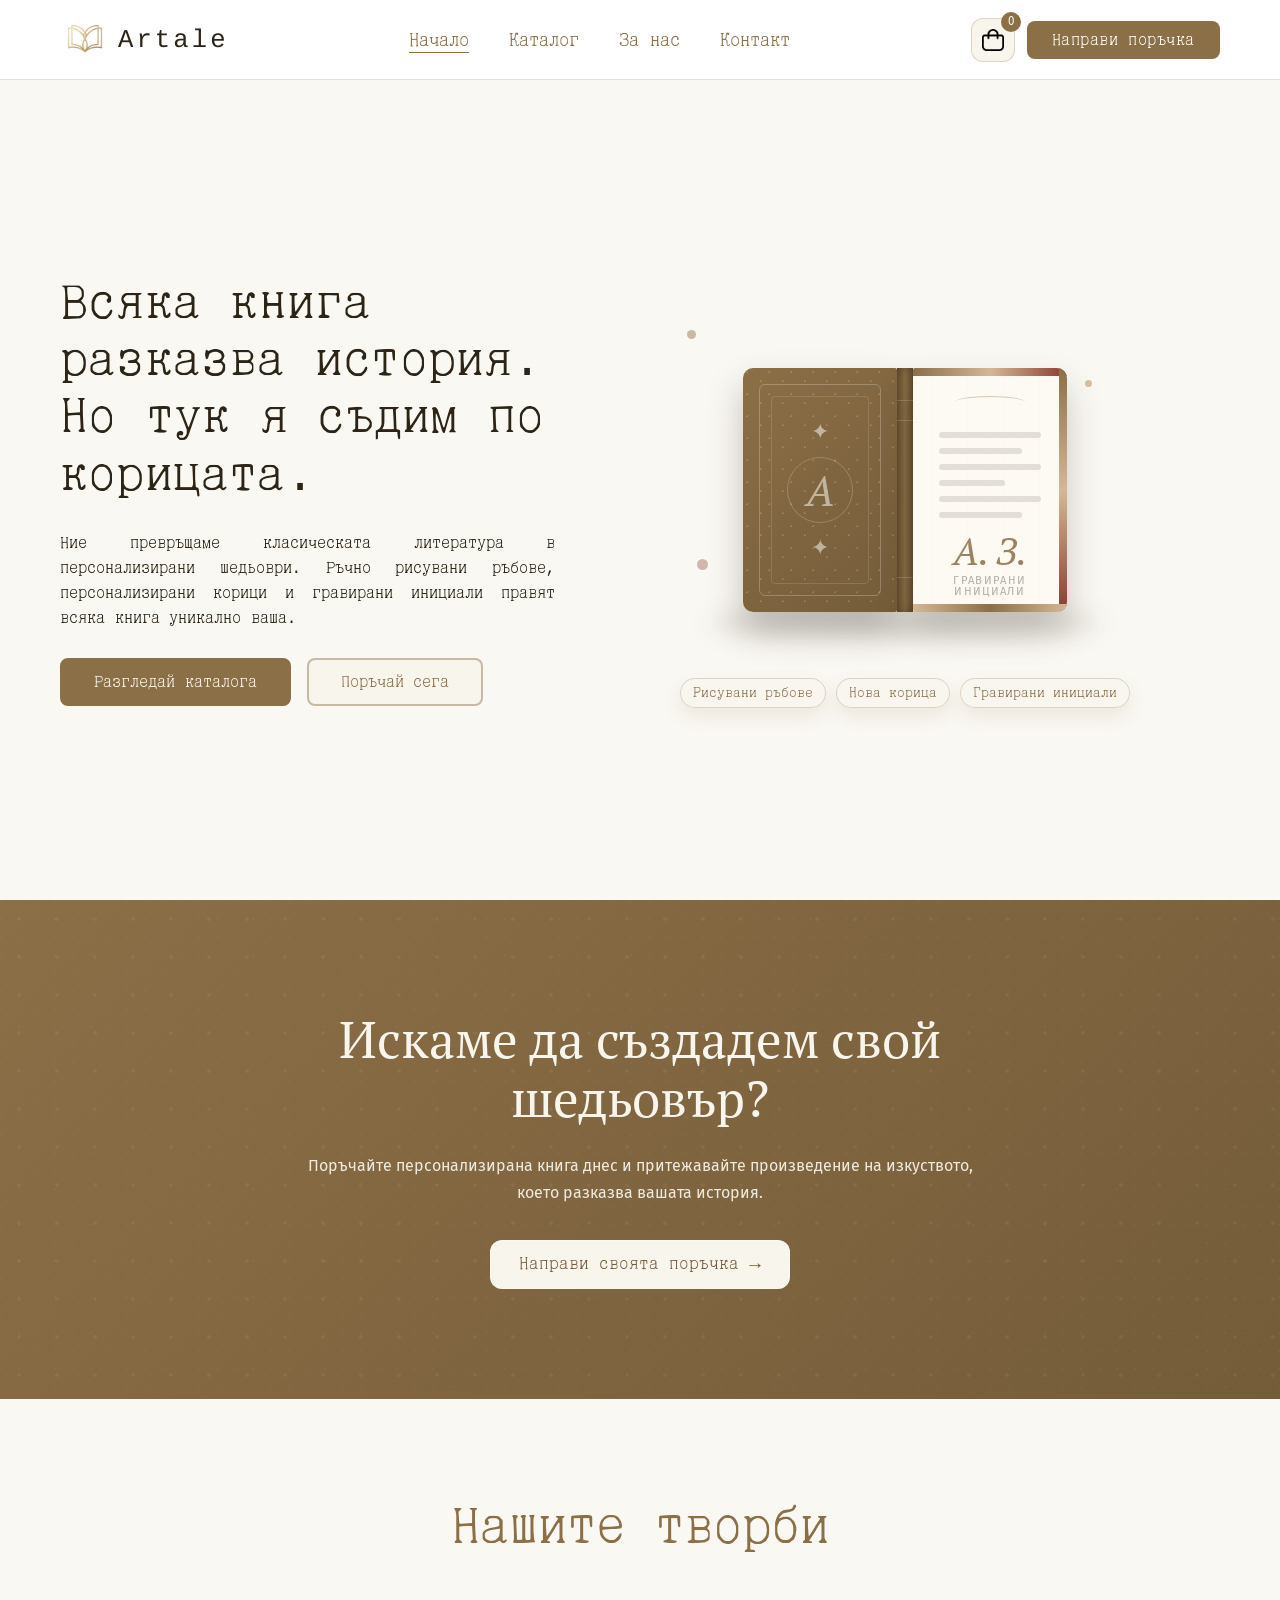
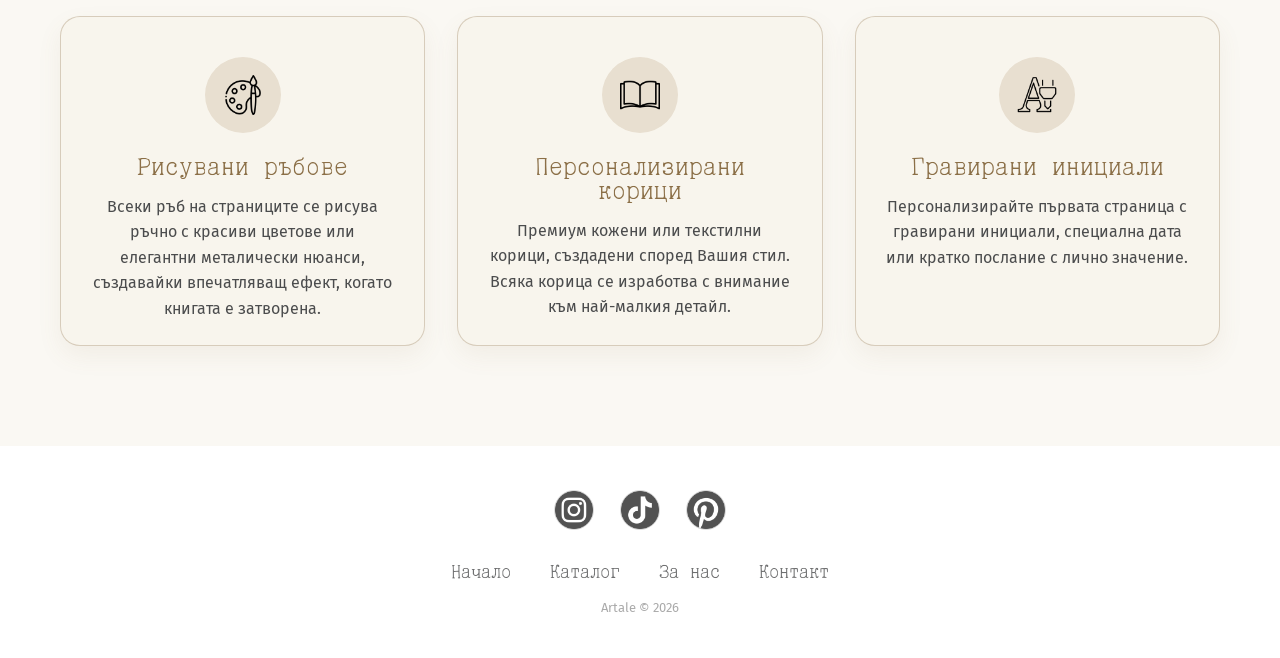
<file: index.html>
<!DOCTYPE html>
<html lang="bg">

<head>
    <meta charset="UTF-8">
    <meta name="viewport" content="width=device-width, initial-scale=1.0">
    <title>Artale | Home Page</title>

    <link rel="icon" type="image/x-icon" href="src/assets/images/Logo-modified.png">

    <!-- Bootstrap -->
    <link href="https://cdn.jsdelivr.net/npm/bootstrap@5.3.3/dist/css/bootstrap.min.css" rel="stylesheet">

    <link href="styles/reset.css" rel="stylesheet">
    <link href="styles/style.css" rel="stylesheet">
</head>

<body>
    <header>
        <nav class="navbar navbar-expand-lg navbar-light bg-white fixed-top border-bottom">
            <div class="container">
                <a class="navbar-brand d-flex align-items-center" href="index.html">
                    <img src="src/assets/images/Artale.png" alt="Artale logo" width="50" height="50">
                    <span class="artale-brand">Artale</span>
                </a>

                <button class="navbar-toggler" type="button" data-bs-toggle="collapse" data-bs-target="#navbarNav"
                    aria-controls="navbarNav" aria-expanded="false" aria-label="Toggle navigation">
                    <span class="navbar-toggler-icon"></span>
                </button>

                <div class="collapse navbar-collapse justify-content-center" id="navbarNav">
                    <ul class="navbar-nav">
                        <li class="nav-item">
                            <a class="nav-link active-page" href="index.html">Начало</a>
                        </li>

                        <li class="nav-item">
                            <a class="nav-link" href="src/catalog.html">Каталог</a>
                        </li>


                        <li class="nav-item">
                            <a class="nav-link" href="src/aboutUs.html">За нас</a>
                        </li>

                        <li class="nav-item">
                            <a class="nav-link" href="src/contacts.html">Контакт</a>
                        </li>
                    </ul>
                </div>

                <div class="nav-actions">
                    <a href="src/cart.html" class="cart-btn" aria-label="Кошница">
                        <img src="src/assets/images/shopping-bag.png" alt="Кошница">
                        <span class="cart-count" id="cartCount">0</span>
                    </a>

                    <a href="src/commissions.html" class="purchase-btn">
                        Направи поръчка
                    </a>
                </div>
            </div>
        </nav>
    </header>

    <main>
        <section class="first-block">
            <div class="page-container hero-layout">

                <div class="hero-text">
                    <h1>Всяка книга разказва история. <br> Но тук я съдим по корицата.</h1>

                    <p>
                        Ние превръщаме класическата литература в персонализирани шедьоври.
                        Ръчно рисувани ръбове, персонализирани корици и гравирани инициали
                        правят всяка книга уникално ваша.
                    </p>

                    <div class="hero-buttons">
                        <button onclick="document.location='src/catalog.html'" class="unique-button">
                            Разгледай каталога
                        </button>

                        <button onclick="document.location='src/commissions.html'">
                            Поръчай сега
                        </button>
                    </div>
                </div>

                <div class="book-illustration">
                    <div class="floating-dot dot-1"></div>
                    <div class="floating-dot dot-2"></div>
                    <div class="floating-dot dot-3"></div>

                    <div class="book-shadow"></div>

                    <div class="book">
                        <div class="book-cover">
                            <div class="cover-border"></div>
                            <div class="cover-inner-border"></div>

                            <div class="cover-decoration">
                                <div class="ornament">✦</div>
                                <div class="cover-initial">A</div>
                                <div class="ornament bottom">✦</div>
                            </div>
                        </div>

                        <div class="book-spine">
                            <span></span>
                            <span></span>
                            <span></span>
                        </div>
                        <div class="book-pages" id="bookPages">
                            <div class="painted-edge top"></div>
                            <div class="painted-edge right"></div>
                            <div class="painted-edge bottom"></div>

                            <div class="book-page page-one active">
                                <div class="page-content">
                                    <div class="page-ornament"></div>

                                    <div class="text-line long"></div>
                                    <div class="text-line medium"></div>
                                    <div class="text-line long"></div>
                                    <div class="text-line short"></div>
                                    <div class="text-line long"></div>
                                    <div class="text-line medium"></div>

                                    <div class="engraving">
                                        <span>А. З.</span>
                                        <small>гравирани инициали</small>
                                    </div>
                                </div>
                            </div>

                            <div class="book-page page-two">
                                <div class="page-content second-page-content symbol-page">
                                    <div class="page-flower">❀</div>
                                    <div class="page-divider"></div>
                                    <p class="page-symbol-caption">Artale</p>
                                </div>
                            </div>

                            <div class="turning-page"></div>
                        </div>
                    </div>

                    <div class="book-labels">
                        <span>Рисувани ръбове</span>
                        <span>Нова корица</span>
                        <span>Гравирани инициали</span>
                    </div>
                </div>

            </div>
        </section>

        <section class="order-section">
            <div class="order-content">
                <h2>Искаме да създадем свой шедьовър?</h2>
                <p>
                    Поръчайте персонализирана книга днес и притежавайте произведение на
                    изкуството, което разказва вашата история.
                </p>
                <a href="src/commissions.html" class="order-btn">
                    Направи своята поръчка
                    <span>→</span>
                </a>
            </div>
        </section>

        <section class="craft-section">
            <div class="page-container">
                <h2>Нашите творби</h2>

                <div class="craft-container">

                    <article class="craft-card">
                        <div class="craft-card-inner">

                            <div class="craft-card-front">
                                <div class="icon-circle">
                                    <img src="src/assets/images/art.png" alt="Икона за рисувани ръбове">
                                </div>

                                <h3>Рисувани ръбове</h3>

                                <p>
                                    Всеки ръб на страниците се рисува ръчно с красиви цветове или елегантни металически
                                    нюанси,
                                    създавайки впечатляващ ефект, когато книгата е затворена.
                                </p>
                            </div>

                            <div class="craft-card-back">
                                <img src="src/assets/images/edges_book.png" alt="Рисувани ръбове">
                                <div class="craft-back-overlay">
                                    <h3>Рисувани ръбове</h3>
                                    <p>Уникален завършек за всяка книга.</p>
                                </div>
                            </div>

                        </div>
                    </article>

                    <article class="craft-card">
                        <div class="craft-card-inner">

                            <div class="craft-card-front">
                                <div class="icon-circle">
                                    <img src="src/assets/images/book.png" alt="Икона за персонализирани корици">
                                </div>

                                <h3>Персонализирани корици</h3>

                                <p>
                                    Премиум кожени или текстилни корици, създадени според Вашия стил.
                                    Всяка корица се изработва с внимание към най-малкия детайл.
                                </p>
                            </div>

                            <div class="craft-card-back">
                                <img src="src/assets/images/Cover.png" alt="Персонализирана корица">
                                <div class="craft-back-overlay">
                                    <h3>Персонализирани корици</h3>
                                    <p>Корица, създадена специално за Вас.</p>
                                </div>
                            </div>

                        </div>
                    </article>

                    <article class="craft-card">
                        <div class="craft-card-inner">

                            <div class="craft-card-front">
                                <div class="icon-circle">
                                    <img src="src/assets/images/cut.png" alt="Икона за гравирани инициали">
                                </div>

                                <h3>Гравирани инициали</h3>

                                <p>
                                    Персонализирайте първата страница с гравирани инициали, специална дата
                                    или кратко послание с лично значение.
                                </p>
                            </div>

                            <div class="craft-card-back">
                                <img src="src/assets/images/engrave.png" alt="Гравирани инициали">
                                <div class="craft-back-overlay">
                                    <h3>Гравирани инициали</h3>
                                    <p>Фин личен детайл с елегантно усещане.</p>
                                </div>
                            </div>

                        </div>
                    </article>

                </div>
            </div>
        </section>
    </main>

    <div class="footer-basic">
        <footer>
            <div class="social">
                <a href="https://www.instagram.com/artale_books/" aria-label="Instagram"><img
                        src="src/assets/images/instagram-circle.png" alt="Instagram account" style="opacity: 0.90;"></a>
                <a href="https://www.tiktok.com/@artale_books" aria-label="TikTok"><img
                        src="src/assets/images/tiktok-circle.png" alt="TikTok account" style="opacity: 0.90;"></a>
                <a href="https://www.pinterest.com/artale_books/" aria-label="Pinterest"><img
                        src="src/assets/images/pinterest.png" alt="Pinterest account" style="opacity: 0.90;"></a>
                <!-- <a href="#" aria-label="Facebook"></a> -->
            </div>

            <ul class="list-inline">
                <li class="list-inline-item"><a href="index.html">Начало</a></li>
                <li class="list-inline-item"><a href="src/catalog.html">Каталог</a></li>
                <li class="list-inline-item"><a href="src/aboutUs.html">За нас</a></li>
                <li class="list-inline-item"><a href="src/contacts.html">Контакт</a></li>
            </ul>

            <p class="copyright">Artale © 2026</p>
        </footer>
    </div>

    <!-- <script src="src/assets/js/site-loader.js"></script> -->
    <script src="src/assets/js/book-flip.js"></script>
    <script src="src/assets/js/cartCount.js"></script>
    <script src="https://cdn.jsdelivr.net/npm/bootstrap@5.3.3/dist/js/bootstrap.bundle.min.js"></script>
    <script src="src/assets/js/page-transition.js"></script>
</body>

</html>
</file>
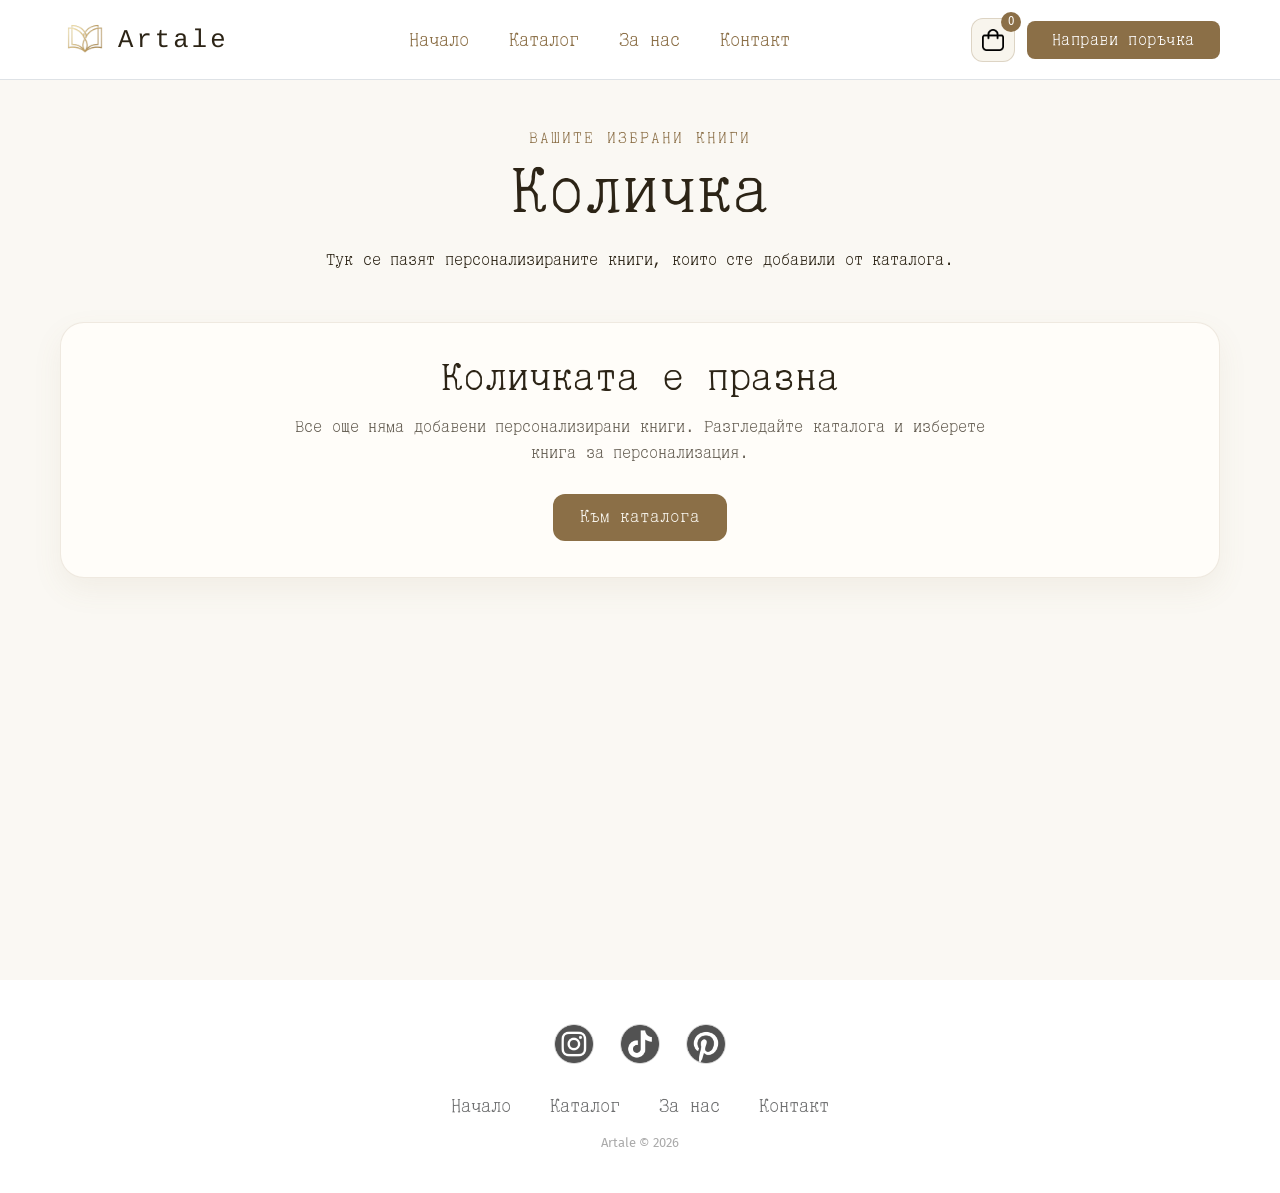
<file: src/cart.html>
<!DOCTYPE html>
<html lang="bg">

<head>
    <meta charset="UTF-8">
    <meta name="viewport" content="width=device-width, initial-scale=1.0">
    <link rel="icon" type="image/x-icon" href="./assets/images/Logo-modified.png">

    <title>Количка | Artale</title>

    <link rel="icon" type="image/x-icon" href="./assets/images/Logo-modified.png">

    <link href="https://cdn.jsdelivr.net/npm/bootstrap@5.3.3/dist/css/bootstrap.min.css" rel="stylesheet">

    <link href="../styles/reset.css" rel="stylesheet">
    <link href="../styles/style.css" rel="stylesheet">
    <link href="../styles/catalog.css" rel="stylesheet">
</head>

<body>
    <header>
        <nav class="navbar navbar-expand-lg navbar-light bg-white fixed-top border-bottom">
            <div class="container">
                <a class="navbar-brand d-flex align-items-center" href="../index.html">
                    <img src="./assets/images/Artale.png" alt="Artale logo" width="50" height="50">
                    <span class="artale-brand">Artale</span>
                </a>

                <button class="navbar-toggler" type="button" data-bs-toggle="collapse" data-bs-target="#navbarNav"
                    aria-controls="navbarNav" aria-expanded="false" aria-label="Toggle navigation">
                    <span class="navbar-toggler-icon"></span>
                </button>

                <div class="collapse navbar-collapse justify-content-center" id="navbarNav">
                    <ul class="navbar-nav">
                        <li class="nav-item">
                            <a class="nav-link" href="../index.html">Начало</a>
                        </li>

                        <li class="nav-item">
                            <a class="nav-link" href="./catalog.html">Каталог</a>
                        </li>

                        <li class="nav-item">
                            <a class="nav-link" href="./aboutUs.html">За нас</a>
                        </li>

                        <li class="nav-item">
                            <a class="nav-link" href="./contacts.html">Контакт</a>
                        </li>
                    </ul>
                </div>

                <div class="nav-actions">
                    <a href="./cart.html" class="cart-btn active-cart" aria-label="Количка">
                        <img src="./assets/images/shopping-bag.png" alt="Количка">
                        <span class="cart-count" id="cartCount">0</span>
                    </a>

                    <a href="./commissions.html" class="purchase-btn">
                        Направи поръчка
                    </a>
                </div>
            </div>
        </nav>
    </header>

    <main class="cart-page">
        <section class="cart-hero">
            <div class="page-container">
                <span class="catalog-kicker">Вашите избрани книги</span>
                <h1 id="catalog-h1">Количка</h1>
                <p>
                    Тук се пазят персонализираните книги, които сте добавили от каталога.
                </p>
            </div>
        </section>

        <section class="cart-section">
            <div class="page-container">
                <div id="cartContainer" class="cart-container"></div>
            </div>
        </section>
    </main>

        <div class="footer-basic">
        <footer>
            <div class="social">
                <a href="https://www.instagram.com/artale_books/" aria-label="Instagram"><img src="./assets/images/instagram-circle.png" alt="Instagram account" style="opacity: 0.90;"></a>
                <a href="https://www.tiktok.com/@artale_books" aria-label="TikTok"><img src="./assets/images/tiktok-circle.png" alt="TikTok account" style="opacity: 0.90;"></a>
                <a href="https://www.pinterest.com/artale_books/" aria-label="Pinterest"><img src="./assets/images/pinterest.png" alt="Pinterest account" style="opacity: 0.90;"></a>
                <!-- <a href="#" aria-label="Facebook"></a> -->
            </div>

            <ul class="list-inline">
                <li class="list-inline-item"><a href="../index.html">Начало</a></li>
                <li class="list-inline-item"><a href="catalog.html">Каталог</a></li>
                <li class="list-inline-item"><a href="./aboutUs.html">За нас</a></li>
                <li class="list-inline-item"><a href="./contacts.html">Контакт</a></li>
            </ul>

            <p class="copyright">Artale © 2026</p>
        </footer>
    </div>
    
    <script src="./assets/js/cart-validation.js"></script>
    <script src="./assets/js/cart.js"></script>
    <script src="./assets/js/cartCount.js"></script>
    <script src="./assets/js/page-transition.js"></script>
    <script src="https://cdn.jsdelivr.net/npm/bootstrap@5.3.3/dist/js/bootstrap.bundle.min.js"></script>
</body>

</html>
</file>
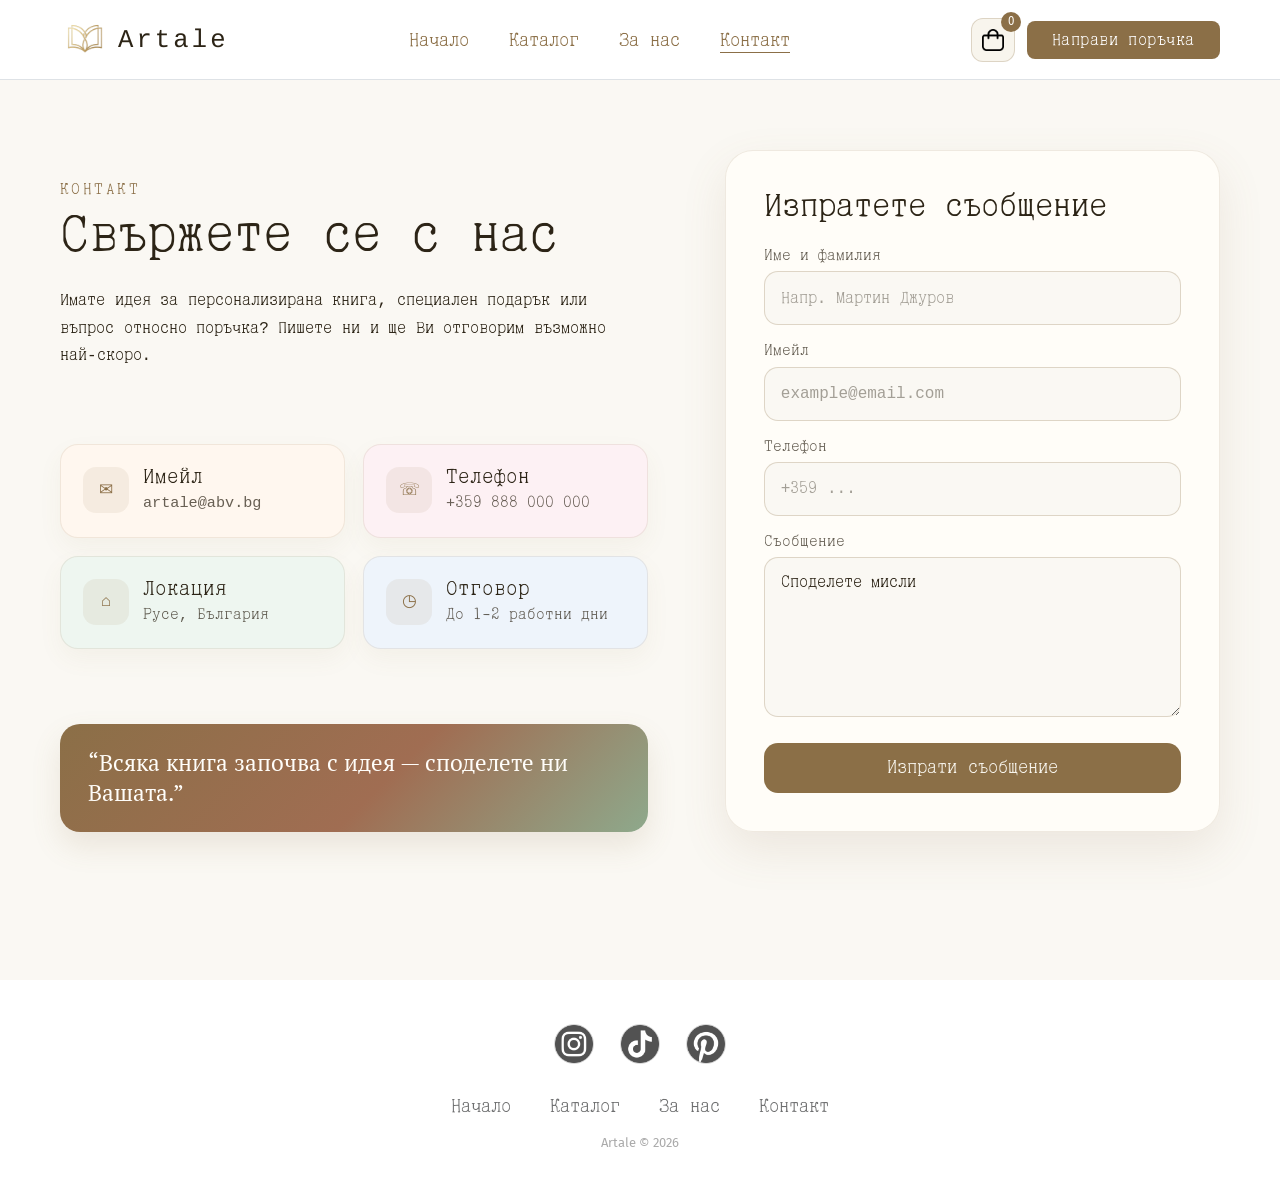
<file: src/contacts.html>
<!DOCTYPE html>
<html lang="bg">

<head>
    <meta charset="UTF-8">
    <meta name="viewport" content="width=device-width, initial-scale=1.0">
    <link rel="icon" type="image/x-icon" href="./assets/images/Logo-modified.png">

    <title>Контакт | Artale</title>

    <!-- Bootstrap -->
    <link href="https://cdn.jsdelivr.net/npm/bootstrap@5.3.3/dist/css/bootstrap.min.css" rel="stylesheet">

    <!-- Styles -->
    <link href="../styles/reset.css" rel="stylesheet">
    <link href="../styles/style.css" rel="stylesheet">
    <link href="../styles/contacts.css" rel="stylesheet">
</head>

<body>
    <header>
        <nav class="navbar navbar-expand-lg navbar-light bg-white fixed-top border-bottom">
            <div class="container">
                <a class="navbar-brand d-flex align-items-center" href="../index.html">
                    <img src="./assets/images/Artale.png" alt="logo" width="50" height="50">
                    <span class="artale-brand">Artale</span>
                </a>

                <button class="navbar-toggler" type="button" data-bs-toggle="collapse" data-bs-target="#navbarNav"
                    aria-controls="navbarNav" aria-expanded="false" aria-label="Toggle navigation">
                    <span class="navbar-toggler-icon"></span>
                </button>

                <div class="collapse navbar-collapse justify-content-center" id="navbarNav">
                    <ul class="navbar-nav">
                        <li class="nav-item">
                            <a class="nav-link" href="../index.html">Начало</a>
                        </li>

                        <li class="nav-item">
                            <a class="nav-link" href="./catalog.html">Каталог</a>
                        </li>

                        <li class="nav-item">
                            <a class="nav-link" href="./aboutUs.html">За нас</a>
                        </li>

                        <li class="nav-item">
                            <a class="nav-link active active-page" href="./contacts.html">Контакт</a>
                        </li>
                    </ul>
                </div>

                <div class="nav-actions">
                    <a href="./cart.html" class="cart-btn" aria-label="Кошница">
                        <img src="./assets/images/shopping-bag.png" alt="Кошница">
                        <span class="cart-count" id="cartCount">0</span>
                    </a>

                    <a href="./commissions.html" class="purchase-btn">
                        Направи поръчка
                    </a>
                </div>

            </div>
        </nav>
    </header>

    <main class="contacts-page">
        <section class="contacts-section">
            <div class="page-container contacts-layout">

                <div class="contacts-info-side">
                    <span class="contacts-kicker">Контакт</span>

                    <h1>Свържете се с нас</h1>

                    <p class="contacts-intro">
                        Имате идея за персонализирана книга, специален подарък или въпрос
                        относно поръчка? Пишете ни и ще Ви отговорим възможно най-скоро.
                    </p>

                    <div class="contacts-mini-grid">
                        <div class="contact-mini-card">
                            <span>✉</span>
                            <div>
                                <h3>Имейл</h3>
                                <p>artale@abv.bg</p>
                            </div>
                        </div>

                        <div class="contact-mini-card">
                            <span>☏</span>
                            <div>
                                <h3>Телефон</h3>
                                <p>+359 888 000 000</p>
                            </div>
                        </div>

                        <div class="contact-mini-card">
                            <span>⌂</span>
                            <div>
                                <h3>Локация</h3>
                                <p>Русе, България</p>
                            </div>
                        </div>

                        <div class="contact-mini-card">
                            <span>◷</span>
                            <div>
                                <h3>Отговор</h3>
                                <p>До 1–2 работни дни</p>
                            </div>
                        </div>
                    </div>

                    <div class="contacts-note">
                        <p>“Всяка книга започва с идея — споделете ни Вашата.”</p>
                    </div>
                </div>

                <div class="contact-form-side">
                    <div class="site-message" id="siteMessage"></div>

                    <form class="contact-form" data-form-type="contact" novalidate>
                        <h2>Изпратете съобщение</h2>
                        
                        <div class="form-group">
                            <label for="name">Име и фамилия</label>
                            <input 
                            id="name" 
                                name="fullName" 
                                type="text" 
                                placeholder="Напр. Мартин Джуров" 
                                required
                            >
                        </div>
                        
                        <div class="form-group">
                            <label for="email">Имейл</label>
                            <input 
                            id="email" 
                                name="email" 
                                type="email" 
                                placeholder="example@email.com" 
                                required
                                >
                            </div>
                            
                            <div class="form-group">
                                <label for="phone">Телефон</label>
                                <input 
                                id="phone" 
                                name="phone" 
                                type="tel" 
                                placeholder="+359 ..." 
                                required
                                >
                            </div>
                            
                            <div class="form-group">
                                <label for="message">Съобщение</label>
                                <textarea 
                                id="message" 
                                name="message" 
                                placeholder="Споделете мислите си тук..." 
                                required
                                ></textarea>
                            </div>
                            
                            <button class="contact-submit-btn" type="submit">
                                Изпрати съобщение
                            </button>
                        </form>
                    </div>

            </div>
        </section>
    </main>

    
    <div class="footer-basic">
        <footer>
            <div class="social">
                <a href="https://www.instagram.com/artale_books/" aria-label="Instagram"><img src="./assets/images/instagram-circle.png" alt="Instagram account" style="opacity: 0.90;"></a>
                <a href="https://www.tiktok.com/@artale_books" aria-label="TikTok"><img src="./assets/images/tiktok-circle.png" alt="TikTok account" style="opacity: 0.90;"></a>
                <a href="https://www.pinterest.com/artale_books/" aria-label="Pinterest"><img src="./assets/images/pinterest.png" alt="Pinterest account" style="opacity: 0.90;"></a>
                <!-- <a href="#" aria-label="Facebook"></a> -->
            </div>

            <ul class="list-inline">
                <li class="list-inline-item"><a href="../index.html">Начало</a></li>
                <li class="list-inline-item"><a href="./catalog.html">Каталог</a></li>
                <li class="list-inline-item"><a href="./aboutUs.html">За нас</a></li>
                <li class="list-inline-item"><a href="contacts.html">Контакт</a></li>
            </ul>

            <p class="copyright">Artale © 2026</p>
        </footer>
    </div>

    <script src="./assets/js/cartCount.js"></script>
    <script src="./assets/js/form-validation.js"></script>
    <script src="./assets/js/page-transition.js"></script>
    <script src="../src/assets/js/script.js"></script>
    
    <script src="https://cdnjs.cloudflare.com/ajax/libs/jquery/3.2.1/jquery.min.js"></script>
    <script src="https://cdnjs.cloudflare.com/ajax/libs/twitter-bootstrap/4.1.3/js/bootstrap.bundle.min.js"></script>
    <script src="https://cdn.jsdelivr.net/npm/bootstrap@5.3.3/dist/js/bootstrap.bundle.min.js"></script>
</body>

</html>
</file>
<file: styles/style.css>
@import url('https://fonts.googleapis.com/css2?family=Fira+Sans:ital,wght@0,300;0,400;0,500;0,600;1,400&family=PT+Serif:ital,wght@0,400;0,700;1,400&family=Special+Elite&display=swap');
@font-face {
    font-family: "DXDoklad";
    src: url("../src/assets/fonts/DXDoklad10M/DXDoklad10M-Regular.woff2") format("woff2"),
         url("../src/assets/fonts/DXDoklad10M/DXDoklad10M-Regular.woff") format("woff");
    font-weight: 400;
    font-style: normal;
}
:root {
    --bg: #faf8f3;
    --bg-soft: #f8f5ed;
    --text: #2c2416;
    --brown: #8b6f47;
    --brown-dark: #8b3a2f;
    --sand: #d4b896;
    --border: rgba(139, 111, 71, 0.25);
    --shadow: rgba(139, 111, 71, 0.18);
}

* {
    box-sizing: border-box;
    cursor: url('../feather.png') 24 24, auto;
}

a,
button,
.nav-link,
.purchase-btn,
.order-btn,
.book-tab,
.contact-submit-btn,
input[type="submit"],
input[type="button"],
input[type="reset"],
[role="button"],
.clickable,
.navbar-toggler,
select,
label[for] {
    cursor: url('../click-feather\ \(1\).png') 24 24, pointer !important;
}

input,
textarea {
    cursor: text;
}

html {
    scroll-behavior: smooth;
}

body {
    margin: 0;
    padding-top: 80px;
    background: var(--bg);
    color: var(--text);
    font-family: "DXDoklad", monospace;
    font-weight: 400;
    animation: pageFadeIn 0.45s ease;
}
@keyframes pageFadeIn {
    from {
        opacity: 0;
        transform: translateY(12px);
    }

    to {
        opacity: 1;
        transform: translateY(0);
    }
}

/* Page exit animation */
body.page-exit {
    opacity: 0;
    transform: translateY(-8px);
    transition: opacity 0.28s ease, transform 0.28s ease;
}

img {
    max-width: 100%;
    display: block;
}

button,
a {
    font-family: inherit;
}

main {
    padding-top: 0;
}

.page-container {
    width: min(100% - 120px, 1440px);
    margin-inline: auto;
}

.navbar {
    min-height: 80px;
    background-color: #ffffff;
    border-bottom: 1px solid rgba(139, 111, 71, 0.16);
}

.navbar .container {
    width: min(100% - 120px, 1440px);
    max-width: none;
    padding-left: 0;
    padding-right: 0;
}

.navbar .navbar-brand {
    display: flex !important;
    align-items: center !important;
    gap: 8px !important;
    margin: 0 !important;
    padding: 0 !important;
    color: var(--text) !important;
    text-decoration: none !important;
    font-family: "DXDoklad", monospace !important;
}

.navbar .navbar-brand img {
    width: 50px !important;
    height: 50px !important;
    object-fit: contain !important;
    flex-shrink: 0 !important;
}

.navbar .navbar-brand .artale-brand {
    display: inline-block !important;
    margin: 0 !important;
    padding: 0 !important;

    color: var(--text) !important;
    font-family: "DXDoklad", monospace !important;
    font-size: 1.6rem !important;
    font-weight: 400 !important;
    line-height: 1 !important;

    letter-spacing: 0.12em !important;

    -webkit-font-smoothing: antialiased;
    text-rendering: geometricPrecision;
    font-synthesis: none;
}

.navbar .navbar-brand:hover,
.navbar .navbar-brand:focus,
.navbar .navbar-brand:hover .artale-brand,
.navbar .navbar-brand:focus .artale-brand {
    color: var(--text) !important;
    text-decoration: none !important;
}

.navbar-nav .nav-link {
    position: relative;
    margin: 0 12px;
    color: var(--brown);
    font-size: 18px;
    transition: color 0.25s ease, transform 0.25s ease;
}

.navbar-nav .nav-link:hover {
    color: var(--brown-dark);
    transform: translateY(-3px);
}

.navbar-nav .nav-link::after {
    content: "";
    position: absolute;
    left: 8px;
    right: 8px;
    bottom: 4px;
    height: 1px;
    background-color: var(--brown-dark);
    transform: scaleX(0);
    transform-origin: center;
    transition: transform 0.25s ease;
}

.navbar-nav .nav-link:hover::after {
    transform: scaleX(1);
}

.navbar-nav .nav-link.active-page,
.navbar-nav .nav-link.active-page:hover,
.navbar-nav .nav-link.active-page:focus {
    color: var(--brown) !important;
}

.navbar-nav .nav-link.active-page::after {
    transform: scaleX(1);
    background-color: var(--brown);
}

.purchase-btn {
    display: inline-block;
    background-color: var(--brown);
    color: #ffffff;
    padding: 10px 24px;
    border-radius: 8px;
    border: 1px solid rgba(139, 111, 71, 0.3);
    font-size: 16px;
    letter-spacing: 0.5px;
    text-decoration: none;
    white-space: nowrap;
    transition: transform 0.25s ease, box-shadow 0.25s ease, background-color 0.25s ease;
}

.purchase-btn:hover {
    color: #ffffff;
    background-color: #755c39;
    transform: translateY(-3px);
    box-shadow: 0 10px 24px var(--shadow);
}

.nav-actions {
    display: flex;
    align-items: center;
    gap: 12px;
}

.cart-btn {
    position: relative;
    width: 44px;
    height: 44px;

    display: inline-flex;
    align-items: center;
    justify-content: center;

    border-radius: 12px;
    border: 1px solid rgba(139, 111, 71, 0.25);
    background: var(--bg-soft);
    text-decoration: none;

    transition:
        transform 0.25s ease,
        box-shadow 0.25s ease,
        background-color 0.25s ease;
}

.cart-btn:hover {
    transform: translateY(-3px);
    background: #fffdf9;
    box-shadow: 0 10px 24px var(--shadow);
}

.cart-btn img {
    width: 22px;
    height: 22px;
    object-fit: contain;
}

.cart-count {
    position: absolute;
    top: -7px;
    right: -7px;

    min-width: 20px;
    height: 20px;
    padding: 0 6px;

    display: inline-flex;
    align-items: center;
    justify-content: center;

    border-radius: 999px;
    background: var(--brown);
    color: #fffdf9;

    font-family: "Fira Sans", sans-serif;
    font-size: 0.72rem;
    line-height: 1;
}

.first-block {
    min-height: calc(100vh - 80px);
    display: flex;
    align-items: center;
    background-color: var(--bg);
}

.hero-layout {
    display: grid;
    grid-template-columns: minmax(0, 0.9fr) minmax(320px, 520px);
    align-items: center;
    gap: clamp(40px, 7vw, 110px);
}

.hero-text {
    max-width: 560px;
    text-align: left;
}

.first-block h1 {
    max-width: 560px;
    margin: 0;
    color: var(--text);
    font-family: "DXDoklad", monospace;
    font-weight: 400;
    font-size: clamp(2.2rem, 3.8vw, 4.1rem);
    line-height: 1.18;
    letter-spacing: 0.2px;
    text-align: left;
}

.first-block p {
    max-width: 500px;
    margin-top: 28px;
    margin-bottom: 0;
    color: var(--text);
    font-family: "DXDoklad", monospace;
    font-weight: 300;
    font-size: clamp(1rem, 1.05vw, 1.18rem);
    line-height: 1.55;
    text-align: justify;
    text-align-last: left;
}

.hero-buttons {
    display: flex;
    gap: 16px;
    flex-wrap: wrap;
    margin-top: 28px;
    justify-content: flex-start;
}

button {
    background-color: var(--bg-soft);
    border: 2px solid rgba(139, 111, 71, 0.45);
    border-radius: 8px;
    color: var(--brown);
    text-align: center;
    padding: 14px 32px;
    margin-top: 0;
    font-weight: 400;
    font-size: clamp(1rem, 1.2vw, 1.15rem);
    transition:
        transform 0.25s ease,
        box-shadow 0.25s ease,
        background-color 0.25s ease,
        color 0.25s ease;
}

button:hover {
    transform: translateY(-4px);
    box-shadow: 0 10px 24px rgba(139, 111, 71, 0.22);
}

button:active {
    transform: translateY(-1px);
    box-shadow: 0 4px 10px rgba(139, 111, 71, 0.12);
}

.unique-button {
    background-color: var(--brown);
    color: var(--bg-soft);
    border-color: var(--brown);
}

.book-illustration {
    position: relative;
    min-height: 500px;
    display: flex;
    align-items: center;
    justify-content: center;
}

.book {
    position: relative;
    display: flex;
    animation: gentle-float 4s ease-in-out infinite;
    z-index: 2;
}

.book-shadow {
    position: absolute;
    bottom: 105px;
    left: 50%;
    width: 75%;
    height: 24px;
    transform: translateX(-50%);
    background: rgba(44, 36, 22, 0.18);
    border-radius: 50%;
    filter: blur(12px);
}

.book-cover {
    position: relative;
    width: clamp(120px, 12vw, 170px);
    height: clamp(190px, 19vw, 250px);
    background: linear-gradient(135deg, #8b6f47, #755c39);
    border-radius: 10px 2px 2px 10px;
    box-shadow: 0 18px 35px rgba(44, 36, 22, 0.25);
    overflow: hidden;
}

.book-cover::before {
    content: "";
    position: absolute;
    inset: 0;
    opacity: 0.18;
    background-image:
        radial-gradient(circle at 20% 20%, #fff 0 1px, transparent 1px),
        radial-gradient(circle at 80% 60%, #fff 0 1px, transparent 1px);
    background-size: 22px 22px;
}

.cover-border {
    position: absolute;
    inset: 16px;
    border: 1px solid rgba(248, 245, 237, 0.25);
    border-radius: 6px;
}

.cover-inner-border {
    position: absolute;
    inset: 28px;
    border: 1px solid rgba(248, 245, 237, 0.14);
    border-radius: 4px;
}

.cover-decoration {
    position: absolute;
    inset: 0;
    display: flex;
    flex-direction: column;
    align-items: center;
    justify-content: center;
    color: rgba(248, 245, 237, 0.55);
}

.cover-initial {
    width: 66px;
    height: 66px;
    border: 1px solid rgba(248, 245, 237, 0.22);
    border-radius: 50%;
    display: grid;
    place-items: center;
    font-family: "PT Serif", serif;
    font-size: 42px;
    font-style: italic;
}

.ornament {
    font-size: 22px;
    margin-bottom: 14px;
}

.ornament.bottom {
    margin-top: 14px;
    margin-bottom: 0;
}

.book-spine {
    position: relative;
    width: 16px;
    height: clamp(190px, 19vw, 250px);
    background: linear-gradient(90deg, #6f5433, #8b6f47, #6f5433);
    box-shadow: inset 0 0 12px rgba(0, 0, 0, 0.25);
}

.book-spine span {
    position: absolute;
    left: 0;
    right: 0;
    height: 1px;
    background: rgba(248, 245, 237, 0.18);
}

.book-spine span:nth-child(1) {
    top: 32px;
}

.book-spine span:nth-child(2) {
    top: 52px;
}

.book-spine span:nth-child(3) {
    bottom: 34px;
}

.book-pages {
    position: relative;
    width: clamp(120px, 12vw, 170px);
    height: clamp(190px, 19vw, 250px);
    background: #fdf9f3;
    border-radius: 2px 10px 10px 2px;
    box-shadow: 0 18px 35px rgba(44, 36, 22, 0.22);
    overflow: hidden;
}

.book-pages::before {
    content: "";
    position: absolute;
    inset: 0;
    opacity: 0.2;
    background-image:
        linear-gradient(90deg, rgba(44, 36, 22, 0.04) 1px, transparent 1px),
        linear-gradient(rgba(44, 36, 22, 0.04) 1px, transparent 1px);
    background-size: 18px 18px;
}

.painted-edge {
    position: absolute;
    z-index: 3;
    overflow: hidden;
}

.painted-edge.top {
    top: 0;
    left: 0;
    right: 0;
    height: 8px;
    background: linear-gradient(90deg, #8b6f47, #d4b896, #8b3a2f);
}

.painted-edge.right {
    top: 0;
    right: 0;
    bottom: 0;
    width: 8px;
    background: linear-gradient(180deg, #8b6f47, #d4b896, #8b3a2f);
}

.painted-edge.bottom {
    bottom: 0;
    left: 0;
    right: 0;
    height: 8px;
    background: linear-gradient(90deg, #d4b896, #8b6f47, #d4b896);
}

.page-content {
    position: absolute;
    inset: 28px 26px;
    z-index: 2;
}

.page-ornament {
    width: 70px;
    height: 12px;
    margin: 0 auto 24px;
    border-top: 1px solid rgba(139, 111, 71, 0.35);
    border-radius: 50%;
}

.text-line {
    height: 6px;
    margin-bottom: 10px;
    background: rgba(44, 36, 22, 0.12);
    border-radius: 999px;
}

.text-line.long {
    width: 100%;
}

.text-line.medium {
    width: 82%;
}

.text-line.short {
    width: 65%;
}

.engraving {
    margin-top: 14px;
    text-align: center;
}

.engraving span {
    display: block;
    font-family: "PT Serif", serif;
    font-size: clamp(2rem, 3vw, 3.2rem);
    font-style: italic;
    color: rgba(139, 111, 71, 0.85);
}

.engraving small {
    display: block;
    margin-top: 4px;
    font-family: "Fira Sans", sans-serif;
    font-size: 0.7rem;
    letter-spacing: 0.12em;
    text-transform: uppercase;
    color: rgba(44, 36, 22, 0.35);
}

.book-labels {
    position: absolute;
    bottom: 32px;
    left: 0;
    right: 0;
    display: flex;
    justify-content: center;
    gap: 10px;
    flex-wrap: wrap;
}

.book-labels span {
    padding: 7px 12px;
    background: rgba(248, 245, 237, 0.8);
    border: 1px solid rgba(139, 111, 71, 0.25);
    border-radius: 999px;
    color: #8b6f47;
    font-size: 0.85rem;
    box-shadow: 0 8px 18px rgba(139, 111, 71, 0.12);
}

.floating-dot {
    position: absolute;
    border-radius: 50%;
    background: rgba(139, 111, 71, 0.45);
    z-index: 1;
}

.dot-1 {
    top: 18%;
    left: 8%;
    width: 9px;
    height: 9px;
    animation: float-slow 8s ease-in-out infinite;
}

.dot-2 {
    top: 28%;
    right: 14%;
    width: 7px;
    height: 7px;
    background: rgba(212, 184, 150, 0.9);
    animation: float-medium 6s ease-in-out infinite;
}

.dot-3 {
    bottom: 34%;
    left: 10%;
    width: 11px;
    height: 11px;
    background: rgba(139, 58, 47, 0.35);
    animation: float-fast 4s ease-in-out infinite;
}

.about-story-section {
    position: relative;
    padding: clamp(100px, 11vw, 150px) 0 clamp(80px, 10vw, 130px);
    background: linear-gradient(
        180deg,
        rgba(212, 184, 150, 0.16) 0%,
        var(--bg) 18%,
        var(--bg) 100%
    );
    border-top: 1px solid rgba(139, 111, 71, 0.18);
}

.about-story-layout {
    display: grid;
    grid-template-columns: minmax(0, 1fr) minmax(420px, 680px);
    gap: clamp(40px, 6vw, 90px);
    align-items: start;
}

.about-story-left {
    max-width: 640px;
}

.about-kicker {
    display: inline-block;
    margin-bottom: 18px;
    font-size: 0.95rem;
    letter-spacing: 0.14em;
    color: var(--brown);
}

.about-story-left h2 {
    margin: 0 0 24px 0;
    font-family: "DXDoklad", monospace;
    font-size: clamp(2.2rem, 4vw, 4.4rem);
    line-height: 1.08;
    font-weight: 400;
    color: var(--text);
}

.about-intro,
.about-text {
    margin: 0;
    max-width: 590px;
    font-size: clamp(1rem, 1.05vw, 1.18rem);
    line-height: 1.65;
    color: var(--text);
}

.about-intro {
    margin-bottom: 22px;
}

.about-features-grid {
    display: grid;
    grid-template-columns: repeat(2, minmax(0, 1fr));
    gap: 26px 30px;
    margin-top: 40px;
}

.about-feature-item {
    display: grid;
    grid-template-columns: 52px 1fr;
    gap: 14px;
    align-items: start;
}

.about-feature-icon {
    width: 52px;
    height: 52px;
    border-radius: 12px;
    background: #ece9df;
    border: 1px solid rgba(139, 111, 71, 0.15);
    display: flex;
    align-items: center;
    justify-content: center;
    color: var(--brown);
    font-size: 1.25rem;
    line-height: 1;
    flex-shrink: 0;
}

.about-feature-item h3 {
    margin: 0 0 8px 0;
    font-size: 1.3rem;
    font-family: "DXDoklad", monospace;
    font-weight: 400;
    color: var(--text);
}

.about-feature-item p {
    margin: 0;
    font-size: 1rem;
    line-height: 1.55;
    color: var(--text);
}

.about-story-right {
    position: relative;
}

.about-right-panel {
    position: relative;
    background: rgba(248, 245, 237, 0.75);
    border-radius: 24px;
    padding: 38px;
    border: 1px solid rgba(139, 111, 71, 0.08);
    min-height: 100%;
}

.about-decor-circle {
    position: absolute;
    top: -18px;
    left: -18px;
    width: 92px;
    height: 92px;
    border-radius: 50%;
    border: 2px solid rgba(212, 184, 150, 0.85);
    z-index: 0;
}

.about-decor-square {
    position: absolute;
    right: -18px;
    bottom: -18px;
    width: 110px;
    height: 110px;
    border-radius: 10px;
    border: 2px solid rgba(139, 111, 71, 0.18);
    z-index: 0;
}

.about-steps-grid {
    position: relative;
    z-index: 1;
    display: grid;
    grid-template-columns: repeat(2, minmax(0, 1fr));
    gap: 18px;
    margin-bottom: 28px;
}

.about-step-card {
    background: #fffdf9;
    border: 1px solid rgba(139, 111, 71, 0.12);
    border-radius: 18px;
    padding: 22px 18px;
    box-shadow: 0 8px 20px rgba(139, 111, 71, 0.06);
}

.about-step-number {
    display: inline-block;
    margin-bottom: 10px;
    font-family: "PT Serif", serif;
    font-size: 1.4rem;
    color: rgba(139, 111, 71, 0.7);
}

.about-step-card h4 {
    margin: 0 0 6px 0;
    font-family: "DXDoklad", monospace;
    font-weight: 400;
    font-size: 1.2rem;
    color: var(--text);
}

.about-step-card p {
    margin: 0;
    font-size: 0.95rem;
    line-height: 1.5;
    color: var(--text);
}

.about-image-card {
    position: relative;
    z-index: 1;
    overflow: hidden;
    border-radius: 22px;
    min-height: 270px;
    border: 1px solid rgba(139, 111, 71, 0.12);
    box-shadow: 0 12px 30px rgba(139, 111, 71, 0.08);
}

.about-image-card img {
    width: 100%;
    height: 100%;
    min-height: 270px;
    object-fit: cover;
    display: block;
}

.about-image-overlay {
    position: absolute;
    left: 0;
    right: 0;
    bottom: 0;
    padding: 22px 18px 16px;
    background: linear-gradient(to top, rgba(250, 248, 243, 0.96), rgba(250, 248, 243, 0));
}

.about-image-overlay p {
    margin: 0 0 4px 0;
    font-family: "PT Serif", serif;
    font-size: 1.45rem;
    color: var(--text);
}

.about-image-overlay span {
    font-size: 0.98rem;
    color: var(--text);
}

.order-section {
    position: relative;
    overflow: hidden;
    padding: 110px 24px;
    margin: 0;
    background: linear-gradient(135deg, #8b6f47 0%, #755c39 100%);
    text-align: center;
}

.order-section::before {
    content: "";
    position: absolute;
    inset: 0;
    opacity: 0.18;
    background-image:
        radial-gradient(circle, rgba(248, 245, 237, 0.32) 2px, transparent 2px),
        radial-gradient(circle, rgba(248, 245, 237, 0.18) 1px, transparent 1px);
    background-size: 38px 38px, 18px 18px;
    background-position: 0 0, 10px 10px;
    pointer-events: none;
}

.order-content {
    position: relative;
    z-index: 1;
    max-width: 850px;
    margin: 0 auto;
}

.order-content h2 {
    margin: 0;
    font-family: "PT Serif", serif;
    font-size: clamp(2.3rem, 4vw, 4.2rem);
    font-weight: 400;
    line-height: 1.15;
    color: #f8f5ed;
}

.order-content p {
    max-width: 700px;
    margin: 24px auto 0;
    font-family: "Fira Sans", sans-serif;
    font-size: clamp(1rem, 1.2vw, 1.2rem);
    line-height: 1.7;
    color: rgba(248, 245, 237, 0.92);
}

.order-btn {
    display: inline-flex;
    align-items: center;
    gap: 10px;
    margin-top: 34px;
    padding: 14px 28px;
    background: #f8f5ed;
    color: #755c39;
    text-decoration: none;
    border-radius: 12px;
    border: 1px solid rgba(255, 255, 255, 0.25);
    font-family: "DXDoklad", monospace;
    font-size: 1.05rem;
    transition: transform 0.25s ease, box-shadow 0.25s ease, background-color 0.25s ease;
}

.order-btn:hover {
    transform: translateY(-3px);
    box-shadow: 0 12px 24px rgba(44, 36, 22, 0.18);
    background: #fffdf9;
    color: #5f472c;
}

.order-btn span {
    font-size: 1.2rem;
    line-height: 1;
}

/* ============================= */
/* Craft flip cards */
/* ============================= */
.craft-section {
    padding: 100px 0 100px;
}

.craft-container {
    display: grid;
    grid-template-columns: repeat(3, minmax(0, 1fr));
    gap: 32px;
    text-align: center;
    background-color: var(--bg);
}
.craft-section h2 {
    display: block;
    margin: 0 0 clamp(40px, 5vw, 60px);
    text-align: center;

    font-family: "DXDoklad", monospace;
    font-size: clamp(2.4rem, 4vw, 4rem);
    font-weight: 400;
    line-height: 1.1;

    color: var(--brown);
}

/* Outer card */
.craft-card {
    position: relative;
    min-height: 330px;
    perspective: 1200px;
    background: transparent;
    border: none;
    padding: 0;
    text-align: center;
}

/* Inner rotating part */
.craft-card-inner {
    position: relative;
    width: 100%;
    height: 100%;
    min-height: 330px;
    transform-style: preserve-3d;
    transition: transform 0.75s ease;
}

/* Flip on hover */
.craft-card:hover .craft-card-inner {
    transform: rotateY(180deg);
}

/* Front and back shared styles */
.craft-card-front,
.craft-card-back {
    position: absolute;
    inset: 0;
    border-radius: 20px;
    overflow: hidden;
    backface-visibility: hidden;
}

/* Front side */
.craft-card-front {
    background-color: var(--bg-soft);
    border: 1px solid rgba(139, 111, 71, 0.3);
    padding: 40px 30px;
    text-align: center;
    box-shadow: 0 10px 24px rgba(139, 111, 71, 0.08);
}

/* Back side */
.craft-card-back {
    transform: rotateY(180deg);
    border: 1px solid rgba(139, 111, 71, 0.28);
    box-shadow: 0 18px 36px rgba(139, 111, 71, 0.16);
    background-color: var(--bg-soft);
}

/* Back image */
.craft-card-back img {
    width: 100%;
    height: 100%;
    object-fit: cover;
}

/* Dark gradient over image */
.craft-back-overlay {
    position: absolute;
    inset: 0;
    padding: 30px;
    display: flex;
    flex-direction: column;
    justify-content: flex-end;
    text-align: left;
    background: linear-gradient(
        to top,
        rgba(44, 36, 22, 0.72),
        rgba(44, 36, 22, 0.22),
        transparent
    );
}

/* Front icon circle */
.icon-circle {
    width: 76px;
    height: 76px;
    background-color: #e8dfd0;
    border-radius: 50%;
    display: flex;
    align-items: center;
    justify-content: center;
    margin: 0 auto 22px;
}

.icon-circle img {
    width: 40px;
    height: 40px;
    object-fit: contain;
}

/* Front title */
.craft-card-front h3 {
    margin-bottom: 15px;
    font-size: 24px;
    color: var(--brown);
}

/* Front text */
.craft-card-front p {
    margin: 0;
    font-family: "Fira Sans", sans-serif;
    font-size: 16px;
    color: #4b4c4d;
    line-height: 1.6;
}

/* Back title */
.craft-back-overlay h3 {
    margin: 0 0 8px;
    color: #fffdf9;
    font-family: "DXDoklad", monospace;
    font-size: 1.7rem;
    font-weight: 400;
}

/* Back text */
.craft-back-overlay p {
    margin: 0;
    color: rgba(255, 253, 249, 0.9);
    font-family: "Fira Sans", sans-serif;
    font-size: 0.95rem;
    line-height: 1.5;
}

/* Responsive */
@media (max-width: 992px) {
    .craft-container {
        grid-template-columns: repeat(2, minmax(0, 1fr));
    }
}

@media (max-width: 768px) {
    .craft-container {
        grid-template-columns: 1fr;
        gap: 24px;
    }

    .craft-card {
        max-width: 460px;
        margin-inline: auto;
    }

    .craft-card,
    .craft-card-inner {
        min-height: 340px;
    }
}

@media (max-width: 480px) {
    .craft-card,
    .craft-card-inner {
        min-height: 360px;
    }

    .craft-card-front {
        padding: 34px 24px;
    }

    .craft-back-overlay {
        padding: 24px;
    }
}

/*  */

.footer-basic {
    padding: 44px 0;
    background-color: #ffffff;
    color: #4b4c4d;
}

.footer-basic ul {
    padding: 0;
    list-style: none;
    text-align: center;
    font-size: 18px;
    line-height: 1.6;
    margin-bottom: 0;
}

.footer-basic li {
    padding: 0 10px;
}

.footer-basic ul a {
    color: inherit;
    text-decoration: none;
    opacity: 0.8;
}

.footer-basic ul a:hover {
    opacity: 1;
}

.footer-basic .social {
    text-align: center;
    padding-bottom: 25px;
}

.footer-basic .social > a {
    font-size: 0;
    width: 40px;
    height: 40px;
    line-height: 40px;
    display: inline-block;
    text-align: center;
    border-radius: 50%;
    border: 1px solid #ccc;
    margin: 0 8px;
    color: inherit;
    opacity: 0.75;
    transition: opacity 0.25s ease, transform 0.25s ease;
}

.footer-basic .social > a:hover {
    opacity: 0.9;
    transform: translateY(-3px);
}

.footer-basic .copyright {
    margin-top: 15px;
    margin-bottom: 0;
    text-align: center;
    font-family: "Fira Sans", sans-serif;
    font-size: 13px;
    color: #aaa;
}

@keyframes gentle-float {
    0%, 100% {
        transform: translateY(0) scale(1);
    }

    50% {
        transform: translateY(-6px) scale(1.02);
    }
}

@keyframes float-slow {
    0%, 100% {
        transform: translateY(0) rotate(0deg);
    }

    50% {
        transform: translateY(-16px) rotate(4deg);
    }
}

@keyframes float-medium {
    0%, 100% {
        transform: translateY(0) rotate(0deg);
    }

    50% {
        transform: translateY(-11px) rotate(-4deg);
    }
}

@keyframes float-fast {
    0%, 100% {
        transform: translateY(0) rotate(0deg);
    }

    50% {
        transform: translateY(-9px) rotate(3deg);
    }
}

@media (max-width: 992px) {
    body {
        padding-top: 76px;
    }

    .navbar {
        min-height: 76px;
    }

    .navbar .container {
        width: min(100% - 48px, 1180px);
    }

    .navbar-collapse {
        text-align: center;
        padding-block: 16px;
    }

    .navbar-nav .nav-link {
        margin: 6px 0;
    }

    .purchase-btn {
        display: block;
        width: fit-content;
        margin: 12px auto 0;
    }

    .page-container,
    .first-block .page-container {
        width: min(100% - 48px, 1180px);
    }

    .hero-layout {
        grid-template-columns: 1fr;
        text-align: center;
        gap: 32px;
    }

    .hero-text {
        max-width: 680px;
        margin-inline: auto;
    }

    .first-block h1,
    .first-block p {
        margin-inline: auto;
    }

    .hero-buttons {
        justify-content: center;
    }

    .book-illustration {
        min-height: 420px;
    }

    .about-story-layout {
        grid-template-columns: 1fr;
    }

    .about-story-left {
        max-width: 100%;
    }

    .craft-container {
        grid-template-columns: repeat(2, minmax(0, 1fr));
    }

    .nav-actions {
        width: 100%;
        justify-content: center;
        margin-top: 12px;
        flex-wrap: wrap;
    }
}

@media (max-width: 768px) {
    .first-block {
        min-height: auto;
        padding-block: 90px;
        text-align: center;
    }

    .hero-text {
        max-width: 100%;
    }

    .first-block h1 {
        max-width: 100%;
        font-size: clamp(2rem, 9vw, 3.2rem);
        line-height: 1.16;
    }

    .first-block p {
        max-width: 100%;
        font-size: 1rem;
        line-height: 1.5;
        text-align: left;
    }

    .hero-buttons {
        margin-top: 24px;
        justify-content: center;
    }

    .about-story-section {
        padding: 80px 0;
    }

    .about-story-left h2 {
        font-size: clamp(2rem, 8vw, 3.2rem);
    }

    .about-features-grid,
    .about-steps-grid {
        grid-template-columns: 1fr;
    }

    .about-right-panel {
        padding: 24px;
    }

    .about-decor-circle,
    .about-decor-square {
        display: none;
    }

    .craft-container {
        grid-template-columns: 1fr;
        gap: 24px;
    }

    .craft-card {
        max-width: 460px;
        margin-inline: auto;
    }

    .order-section {
        padding: 90px 24px;
    }
}

@media (max-width: 576px) {
    .book-illustration {
        min-height: 360px;
        transform: scale(0.9);
    }

    .book-labels {
        bottom: 12px;
    }

    .book-labels span {
        font-size: 0.75rem;
        padding: 6px 10px;
    }
}

@media (max-width: 480px) {
    body {
        padding-top: 76px;
    }

    .navbar .container {
        width: min(100% - 24px, 1180px);
    }

    .navbar .navbar-brand img {
        width: 42px !important;
        height: 42px !important;
    }

    .navbar .navbar-brand .artale-brand {
        font-size: 1.45rem !important;
    }

    .page-container,
    .first-block .page-container {
        width: min(100% - 24px, 1180px);
    }

    .hero-buttons {
        flex-direction: column;
    }

    .hero-buttons button {
        width: 100%;
    }

    .first-block {
        padding-block: 70px;
    }

    .about-feature-item {
        grid-template-columns: 46px 1fr;
    }

    .about-feature-icon {
        width: 46px;
        height: 46px;
        font-size: 1rem;
    }

    .about-image-overlay p {
        font-size: 1.15rem;
    }

    .footer-basic li {
        display: block;
        padding: 4px 0;
    }
}
/* Same brand style on every page */
header .navbar .navbar-brand .artale-brand {
    display: inline-block !important;
    color: var(--text) !important;
    font-family: "DXDoklad", monospace !important;
    font-size: 1.6rem !important;
    font-weight: 400 !important;
    line-height: 1 !important;
    letter-spacing: 0.12em !important;
    -webkit-font-smoothing: antialiased;
    text-rendering: geometricPrecision;
    font-synthesis: none;
}

/* ============================= */
/* Clickable book page flip */
/* ============================= */

.book {
    cursor: url('../click-feather.png') 4 44, pointer !important;
}

.book-pages {
    cursor: url('../click-feather.png') 4 44, pointer !important;
    transition:
        background-color 0.35s ease,
        box-shadow 0.35s ease,
        transform 0.35s ease;
}

/* Hover color effect */
.book:hover .book-pages {
    background-color: #fff4e4;
    box-shadow: 0 22px 42px rgba(139, 111, 71, 0.28);
}

.book:hover .book-cover {
    background: linear-gradient(135deg, #9a7a4e, #6f5433);
}

/* Page layers */
.book-page {
    position: absolute;
    inset: 0;
    z-index: 2;
    opacity: 0;
    transition: opacity 0.35s ease;
}

.book-page.active {
    opacity: 1;
}

/* The fake turning page */
.turning-page {
    position: absolute;
    inset: 0;
    z-index: 12;
    background:
        linear-gradient(
            90deg,
            rgba(44, 36, 22, 0.08),
            rgba(255, 253, 249, 1) 35%,
            rgba(248, 245, 237, 1)
        );
    border-radius: 2px 10px 10px 2px;
    transform-origin: left center;
    transform: rotateY(0deg);
    opacity: 0;
    pointer-events: none;
}

/* When book is flipping */
.book-pages.flipping .turning-page {
    opacity: 1;
    animation: pageFlip 0.75s ease forwards;
}

@keyframes pageFlip {
    0% {
        transform: perspective(700px) rotateY(0deg);
        opacity: 1;
    }

    45% {
        transform: perspective(700px) rotateY(-85deg);
        opacity: 1;
    }

    100% {
        transform: perspective(700px) rotateY(-170deg);
        opacity: 0;
    }
}

.symbol-page {
    inset: 24px 20px;
    display: flex;
    flex-direction: column;
    align-items: center;
    justify-content: center;
    text-align: center;
    overflow: hidden;
}

.page-flower {
    font-size: clamp(2.4rem, 4vw, 3.4rem);
    line-height: 1;
    color: rgba(139, 111, 71, 0.85);
    margin-bottom: 14px;
}

.page-divider {
    width: 52px;
    height: 1px;
    background: rgba(139, 111, 71, 0.35);
    margin-bottom: 12px;
}

.page-symbol-caption {
    margin: 0;
    font-family: "PT Serif", serif;
    font-size: 0.85rem;
    font-style: italic;
    color: rgba(139, 111, 71, 0.72);
    letter-spacing: 0.04em;
}

/* ============================= */
/* Smooth book color transition */
/* ============================= */

.book-cover,
.book-spine,
.book-pages {
    transition:
        box-shadow 0.6s ease,
        transform 0.6s ease,
        filter 0.6s ease;
}

/* Cover overlay */
.book-cover::after {
    content: "";
    position: absolute;
    inset: 0;
    z-index: 1;
    background: linear-gradient(
        135deg,
        #2f4f3a 0%,
        #4f6f55 30%,
        #8b6f47 65%,
        #d4b06a 100%
    );
    opacity: 0;
    transition: opacity 0.9s ease;
    pointer-events: none;
}

/* Keep cover decorations above overlay */
.cover-border,
.cover-inner-border,
.cover-decoration {
    z-index: 2;
}

/* Spine overlay */
.book-spine::after {
    content: "";
    position: absolute;
    inset: 0;
    z-index: 1;
    background: linear-gradient(
        90deg,
        #24382b 0%,
        #4f6f55 35%,
        #8b6f47 70%,
        #c9a45f 100%
    );
    opacity: 0;
    transition: opacity 0.9s ease;
    pointer-events: none;
}
/* Pages overlay */
.book-pages::after {
    content: "";
    position: absolute;
    inset: 0;
    z-index: 1;
    background:
        radial-gradient(circle at 30% 25%, rgba(79, 111, 85, 0.18), transparent 38%),
        radial-gradient(circle at 72% 70%, rgba(212, 176, 106, 0.22), transparent 42%),
        #f7f0df;
    opacity: 0;
    transition: opacity 0.9s ease;
    pointer-events: none;
}

/* Make page content stay above pages overlay */
.book-page,
.page-content,
.painted-edge {
    position: absolute;
    z-index: 3;
}

/* Hover state */
.book:hover .book-cover::after,
.book:hover .book-spine::after,
.book:hover .book-pages::after {
    opacity: 1;
}

.book:hover .book-cover {
    box-shadow: 0 24px 50px rgba(47, 79, 58, 0.35);
}

.book:hover .book-pages {
    box-shadow: 0 22px 46px rgba(47, 79, 58, 0.24);
}

/* Smooth painted edges */
.painted-edge.top,
.painted-edge.right,
.painted-edge.bottom {
    transition:
        opacity 0.6s ease,
        filter 0.6s ease;
}

.book:hover .painted-edge.top {
    background: linear-gradient(90deg, #2f4f3a, #4f6f55, #8b6f47, #d4b06a);
}

.book:hover .painted-edge.right {
    background: linear-gradient(180deg, #2f4f3a, #4f6f55, #8b6f47, #d4b06a);
}

.book:hover .painted-edge.bottom {
    background: linear-gradient(90deg, #d4b06a, #8b6f47, #4f6f55);
}
/* Details become warmer smoothly */
.text-line,
.page-ornament,
.engraving span,
.cover-decoration,
.cover-initial,
.ornament {
    transition:
        color 0.6s ease,
        background-color 0.6s ease,
        border-color 0.6s ease;
}

.book:hover .text-line {
    background-color: rgba(47, 79, 58, 0.16);
}

.book:hover .page-ornament {
    border-top-color: rgba(47, 79, 58, 0.42);
}

.book:hover .engraving span {
    color: rgba(47, 79, 58, 0.9);
}

.book:hover .cover-decoration,
.book:hover .cover-initial,
.book:hover .ornament {
    color: rgba(248, 245, 237, 0.85);
}

.book:hover .cover-initial {
    border-color: rgba(248, 245, 237, 0.42);
}

/* ============================= */
/* Smooth painted edges transform */
/* ============================= */

.painted-edge {
    overflow: hidden;
}

/* overlay layer for smooth color change */
.painted-edge::after {
    content: "";
    position: absolute;
    inset: 0;
    opacity: 0;
    pointer-events: none;
    transition: opacity 1.4s ease;
}

/* top edge hover colors */
.painted-edge.top::after {
    background: linear-gradient(
        90deg,
        #2f4f3a 0%,
        #5e7a61 35%,
        #9a7a47 70%,
        #d4b06a 100%
    );
}

/* right edge hover colors */
.painted-edge.right::after {
    background: linear-gradient(
        180deg,
        #2f4f3a 0%,
        #5e7a61 35%,
        #9a7a47 70%,
        #d4b06a 100%
    );
}

/* bottom edge hover colors */
.painted-edge.bottom::after {
    background: linear-gradient(
        90deg,
        #d4b06a 0%,
        #9a7a47 35%,
        #5e7a61 70%,
        #2f4f3a 100%
    );
}

/* show overlay on hover */
.book:hover .painted-edge::after {
    opacity: 1;
}

/* ============================= */
/* Elegant site loader */
/* ============================= */

.site-loader {
    position: fixed;
    inset: 0;
    z-index: 99999;

    display: flex;
    align-items: center;
    justify-content: center;

    background:
        radial-gradient(circle at top left, rgba(212, 184, 150, 0.22), transparent 35%),
        radial-gradient(circle at bottom right, rgba(139, 111, 71, 0.16), transparent 35%),
        #faf8f3;

    opacity: 1;
    visibility: visible;

    transition:
        opacity 0.75s ease,
        visibility 0.75s ease;
}

.site-loader.hide {
    opacity: 0;
    visibility: hidden;
    pointer-events: none;
}

.loader-content {
    text-align: center;
    animation: loaderFadeUp 1s ease both;
}

.loader-ornament {
    margin-bottom: 14px;
    color: var(--brown);
    font-size: 1.7rem;
    animation: ornamentPulse 1.4s ease-in-out infinite;
}

.loader-content h1 {
    margin: 0;
    color: var(--text);
    font-family: "DXDoklad", monospace;
    font-size: clamp(3rem, 7vw, 6rem);
    font-weight: 400;
    line-height: 1;
    letter-spacing: 0.14em;
}

.loader-content p {
    margin: 12px 0 0;
    color: rgba(44, 36, 22, 0.55);
    font-family: "Fira Sans", sans-serif;
    font-size: 0.78rem;
    letter-spacing: 0.32em;
    text-transform: uppercase;
}

.loader-line {
    width: 0;
    height: 1px;
    margin: 24px auto 0;
    background: linear-gradient(
        90deg,
        transparent,
        var(--brown),
        transparent
    );
    animation: loaderLine 1.25s ease forwards;
}

@keyframes loaderFadeUp {
    from {
        opacity: 0;
        transform: translateY(18px);
    }

    to {
        opacity: 1;
        transform: translateY(0);
    }
}

@keyframes loaderLine {
    from {
        width: 0;
    }

    to {
        width: 220px;
    }
}

@keyframes ornamentPulse {
    0%, 100% {
        opacity: 0.45;
        transform: scale(1);
    }

    50% {
        opacity: 1;
        transform: scale(1.12);
    }
}
</file>
<file: styles/catalog.css>
.catalog-page {
    background: var(--bg);
    min-height: 100vh;
}

.catalog-hero {
    padding: 50px 0 48px;
    text-align: center;
    background: var(--bg);
}

.catalog-kicker {
    display: inline-block;
    margin-bottom: 14px;
    color: var(--brown);
    font-size: 0.95rem;
    letter-spacing: 0.14em;
    text-transform: uppercase;
}

#catalog-h1 {
    margin: 0;
    color: var(--text);
    font-family: "DXDoklad", monospace;
    font-size: clamp(2.8rem, 5vw, 5rem);
    font-weight: 400;
    line-height: 1;
}

.catalog-hero p {
    max-width: 720px;
    margin: 24px auto 0;
    color: var(--text);
    font-size: clamp(1rem, 1.2vw, 1.18rem);
    line-height: 1.6;
}

/* Cards section */

.catalog-section {
    padding: 0 0 90px;
}

.catalog-container {
    display: grid;
    grid-template-columns: repeat(3, minmax(0, 1fr));
    gap: 30px;
}

/* Card */

.book-card {
    overflow: hidden;
    background: #fffdf9;
    border: 1px solid rgba(139, 111, 71, 0.12);
    border-radius: 18px;
    box-shadow: 0 10px 28px rgba(139, 111, 71, 0.08);
    transition:
        transform 0.28s ease,
        box-shadow 0.28s ease,
        border-color 0.28s ease;
}

.book-card:hover {
    transform: translateY(-8px);
    border-color: rgba(139, 111, 71, 0.28);
    box-shadow: 0 18px 38px rgba(139, 111, 71, 0.16);
}

.book-card img {
    width: 100%;
    height: 250px;
    object-fit: cover;
}

/* Card content */

.card-content {
    padding: 22px;
}

.card-content h2 {
    margin: 0 0 6px;
    color: var(--text);
    font-family: "DXDoklad", monospace;
    font-size: 1.45rem;
    font-weight: 400;
    line-height: 1.15;
}

.author {
    margin: 0 0 14px;
    color: rgba(44, 36, 22, 0.58);
    font-size: 0.95rem;
}

.description {
    margin: 0 0 18px;
    color: var(--text);
    font-size: 0.98rem;
    line-height: 1.45;
}

/* Tags */

.tags {
    display: flex;
    flex-wrap: wrap;
    gap: 8px;
    margin-bottom: 20px;
}

.tags span {
    display: inline-block;
    padding: 6px 11px;
    background: rgba(212, 184, 150, 0.18);
    border: 1px solid rgba(139, 111, 71, 0.12);
    border-radius: 999px;
    color: var(--brown);
    font-size: 0.78rem;
}

/* Footer inside card */

.card-footer {
    display: flex;
    align-items: center;
    justify-content: space-between;
    gap: 14px;
    padding: 0;
    background: transparent;
    border: 0;
}

.price {
    margin: 0;
    color: var(--text);
    font-size: 0.95rem;
    white-space: nowrap;
}

.price strong {
    color: var(--brown);
    font-weight: 500;
}

.catalog-btn {
    margin: 0;
    padding: 10px 22px;
    background: transparent;
    border: 1px solid rgba(139, 111, 71, 0.45);
    border-radius: 10px;
    color: var(--brown);
    font-family: "DXDoklad", monospace;
    font-size: 1rem;
    white-space: nowrap;
    transition:
        transform 0.25s ease,
        box-shadow 0.25s ease,
        background-color 0.25s ease,
        color 0.25s ease;
}

.catalog-btn:hover {
    transform: translateY(-3px);
    background: var(--brown);
    color: var(--bg-soft);
    box-shadow: 0 10px 22px rgba(139, 111, 71, 0.18);
}

/* Responsive */

@media (max-width: 1200px) {
    .catalog-container {
        grid-template-columns: repeat(3, minmax(0, 1fr));
    }
}

@media (max-width: 992px) {
    .catalog-hero {
        padding-top: 70px;
    }

    .catalog-container {
        grid-template-columns: repeat(2, minmax(0, 1fr));
    }

    .book-card img {
        height: 230px;
    }
}

@media (max-width: 576px) {
    .catalog-hero {
        padding: 56px 0 36px;
    }

    .catalog-container {
        grid-template-columns: 1fr;
        gap: 24px;
    }

    .book-card img {
        height: 220px;
    }

    .card-footer {
        flex-direction: column;
        align-items: stretch;
    }

    .catalog-btn {
        width: 100%;
    }
}

/* FIX: Catalog navbar brand text */
header .navbar .navbar-brand {
    gap: 8px !important;
}

header .navbar .navbar-brand .artale-brand {
    display: inline-block !important;
    margin: 0 !important;
    padding: 0 !important;

    color: var(--text) !important;
    font-family: "DXDoklad", monospace !important;
    font-size: 1.6rem !important;
    font-weight: 400 !important;
    line-height: 1 !important;
    letter-spacing: 0.12em !important;

    -webkit-font-smoothing: antialiased;
    text-rendering: geometricPrecision;
    font-synthesis: none;
}

/* ============================= */
/* Customize modal */
/* ============================= */

body.modal-open {
    overflow: hidden;
}

.customize-modal {
    position: fixed;
    inset: 0;
    z-index: 9999;
    display: none;
    align-items: center;
    justify-content: center;
    padding: 24px;
}

.customize-modal.show {
    display: flex;
}

.customize-modal-backdrop {
    position: absolute;
    inset: 0;
    background: rgba(44, 36, 22, 0.35);
    backdrop-filter: blur(5px);
}

.customize-modal-card {
    position: relative;
    z-index: 1;
    width: min(100%, 760px);
    max-height: 90vh;
    overflow-y: auto;
    padding: 34px;
    border-radius: 28px;
    background: #fffdf9;
    border: 1px solid rgba(139, 111, 71, 0.18);
    box-shadow: 0 24px 70px rgba(44, 36, 22, 0.26);
    animation: modalAppear 0.28s ease;
}

.customize-close {
    position: absolute;
    top: 18px;
    right: 20px;
    width: 38px;
    height: 38px;
    padding: 0;
    border: none;
    border-radius: 50%;
    background: rgba(139, 111, 71, 0.1);
    color: var(--brown);
    font-size: 1.6rem;
    line-height: 1;
}

.customize-modal-header {
    display: grid;
    grid-template-columns: 110px 1fr;
    gap: 22px;
    align-items: center;
    margin-bottom: 28px;
}

.customize-modal-header img {
    width: 110px;
    height: 140px;
    object-fit: cover;
    border-radius: 14px;
    box-shadow: 0 10px 24px rgba(139, 111, 71, 0.16);
}

.customize-kicker {
    display: inline-block;
    margin-bottom: 8px;
    color: var(--brown);
    font-size: 0.85rem;
    letter-spacing: 0.14em;
    text-transform: uppercase;
}

.customize-modal-header h2 {
    margin: 0 0 6px;
    color: var(--text);
    font-family: "DXDoklad", monospace;
    font-size: clamp(2rem, 3vw, 3rem);
    font-weight: 400;
    line-height: 1.05;
}

.customize-modal-header p {
    margin: 0;
    color: rgba(44, 36, 22, 0.58);
}

.modal-price {
    margin-top: 8px !important;
}

.modal-price strong {
    color: var(--brown);
    font-weight: 500;
}

.customize-grid {
    display: grid;
    grid-template-columns: repeat(2, minmax(0, 1fr));
    gap: 16px;
}

.customize-form .form-group {
    display: flex;
    flex-direction: column;
    gap: 8px;
    margin-bottom: 18px;
}

.customize-form label {
    color: rgba(44, 36, 22, 0.72);
    font-size: 0.95rem;
}

.customize-form input,
.customize-form select,
.customize-form textarea {
    width: 100%;
    border: 1px solid rgba(139, 111, 71, 0.26);
    border-radius: 14px;
    background: #faf8f3;
    color: var(--text);
    font-family: "DXDoklad", monospace;
    font-size: 1rem;
    outline: none;
}

.customize-form input,
.customize-form select {
    height: 52px;
    padding: 0 16px;
}

.customize-form textarea {
    min-height: 120px;
    padding: 16px;
    resize: vertical;
}

.add-to-cart-btn {
    width: 100%;
    margin-top: 8px;
    padding: 15px 26px;
    border-radius: 14px;
    border: 1px solid rgba(139, 111, 71, 0.35);
    background: var(--brown);
    color: var(--bg-soft);
    font-family: "DXDoklad", monospace;
    font-size: 1.12rem;
}

.add-to-cart-btn:hover {
    background: #755c39;
    color: var(--bg-soft);
    transform: translateY(-3px);
    box-shadow: 0 12px 24px rgba(139, 111, 71, 0.18);
}

@keyframes modalAppear {
    from {
        opacity: 0;
        transform: translateY(16px) scale(0.97);
    }

    to {
        opacity: 1;
        transform: translateY(0) scale(1);
    }
}

/* ============================= */
/* Cart page */
/* ============================= */

.cart-page {
    min-height: 100vh;
    background: var(--bg);
}

.cart-hero {
    padding: 50px 0 48px;
    text-align: center;
    background: var(--bg);
}

.cart-hero p {
    max-width: 720px;
    margin: 24px auto 0;
    color: var(--text);
    font-size: clamp(1rem, 1.2vw, 1.18rem);
    line-height: 1.6;
}

.cart-section {
    padding: 0 0 90px;
}

.cart-container {
    display: grid;
    gap: 28px;
}

.cart-items {
    display: grid;
    gap: 24px;
}

.cart-card {
    display: grid;
    grid-template-columns: 180px 1fr;
    gap: 24px;
    padding: 24px;
    border-radius: 22px;
    background: #fffdf9;
    border: 1px solid rgba(139, 111, 71, 0.14);
    box-shadow: 0 12px 30px rgba(139, 111, 71, 0.08);
}

.cart-card img {
    width: 180px;
    height: 230px;
    object-fit: cover;
    border-radius: 16px;
}

.cart-card-header {
    display: flex;
    justify-content: space-between;
    gap: 20px;
    align-items: start;
    margin-bottom: 20px;
}

.cart-date {
    display: inline-block;
    margin-bottom: 8px;
    color: var(--brown);
    font-size: 0.85rem;
}

.cart-card h2 {
    margin: 0 0 6px;
    color: var(--text);
    font-family: "DXDoklad", monospace;
    font-size: 2rem;
    font-weight: 400;
}

.cart-card p {
    margin: 0;
    color: rgba(44, 36, 22, 0.72);
}

.cart-details {
    display: grid;
    grid-template-columns: repeat(2, minmax(0, 1fr));
    gap: 12px 24px;
}

.cart-message {
    grid-column: 1 / -1;
}

.cart-details strong {
    color: var(--text);
    font-weight: 400;
}

.remove-cart-btn {
    padding: 10px 18px;
    border-radius: 10px;
    border: 1px solid rgba(139, 58, 47, 0.35);
    background: #fff7f4;
    color: var(--brown-dark);
    white-space: nowrap;
}

.remove-cart-btn:hover {
    background: var(--brown-dark);
    color: #fffdf9;
}

.cart-summary,
.empty-cart {
    padding: 36px;
    border-radius: 24px;
    background: #fffdf9;
    border: 1px solid rgba(139, 111, 71, 0.14);
    box-shadow: 0 12px 30px rgba(139, 111, 71, 0.08);
    text-align: center;
}

.cart-summary h2,
.empty-cart h2 {
    margin: 0;
    color: var(--text);
    font-family: "DXDoklad", monospace;
    font-size: clamp(2rem, 3vw, 3rem);
    font-weight: 400;
}

.cart-summary p,
.empty-cart p {
    max-width: 700px;
    margin: 18px auto 28px;
    color: rgba(44, 36, 22, 0.72);
    line-height: 1.6;
}

.cart-summary-actions {
    display: flex;
    justify-content: center;
    gap: 14px;
    flex-wrap: wrap;
}

.continue-shopping-btn,
.checkout-btn {
    display: inline-flex;
    align-items: center;
    justify-content: center;
    padding: 14px 26px;
    border-radius: 12px;
    text-decoration: none;
    font-family: "DXDoklad", monospace;
    font-size: 1.05rem;
}

.continue-shopping-btn {
    background: var(--bg-soft);
    color: var(--brown);
    border: 1px solid rgba(139, 111, 71, 0.35);
}

.checkout-btn {
    background: var(--brown);
    color: var(--bg-soft);
    border: 1px solid rgba(139, 111, 71, 0.35);
}

.continue-shopping-btn:hover,
.checkout-btn:hover {
    transform: translateY(-3px);
    box-shadow: 0 12px 24px rgba(139, 111, 71, 0.18);
}

.checkout-btn:hover {
    color: var(--bg-soft);
    background: #755c39;
}

@media (max-width: 768px) {
    .customize-modal-card {
        padding: 28px 20px;
    }

    .customize-modal-header {
        grid-template-columns: 1fr;
        text-align: center;
    }

    .customize-modal-header img {
        margin-inline: auto;
    }

    .customize-grid {
        grid-template-columns: 1fr;
    }

    .cart-card {
        grid-template-columns: 1fr;
    }

    .cart-card img {
        width: 100%;
        height: 260px;
    }

    .cart-card-header {
        flex-direction: column;
    }

    .cart-details {
        grid-template-columns: 1fr;
    }
}

.cart-checkout-form {
    margin-top: 28px;
    text-align: left;
}

.cart-checkout-grid {
    display: grid;
    grid-template-columns: repeat(2, minmax(0, 1fr));
    gap: 18px;
}

.cart-checkout-form .form-group {
    display: flex;
    flex-direction: column;
    gap: 8px;
    margin-bottom: 18px;
}

.cart-checkout-form label {
    color: rgba(44, 36, 22, 0.72);
    font-size: 0.95rem;
}

.cart-checkout-form input,
.cart-checkout-form textarea {
    width: 100%;
    border: 1px solid rgba(139, 111, 71, 0.26);
    border-radius: 14px;
    background: #faf8f3;
    color: var(--text);
    font-family: "DXDoklad", monospace;
    font-size: 1rem;
    outline: none;
}

.cart-checkout-form input {
    height: 52px;
    padding: 0 16px;
}

.cart-checkout-form textarea {
    min-height: 120px;
    padding: 16px;
    resize: vertical;
}

.cart-checkout-form input:focus,
.cart-checkout-form textarea:focus {
    background: #fff;
    border-color: rgba(139, 111, 71, 0.58);
    box-shadow: 0 0 0 4px rgba(139, 111, 71, 0.10);
}

@media (max-width: 768px) {
    .cart-checkout-grid {
        grid-template-columns: 1fr;
    }
}


.cart-form-message {
    display: none;
    margin-bottom: 18px;
    padding: 14px 18px;
    border-radius: 14px;
    text-align: center;
    font-size: 0.95rem;
    line-height: 1.4;
}

.cart-form-message.show {
    display: block;
}

.cart-form-message.error {
    background: #fff6f1;
    border: 1px solid #d9a27f;
    color: #8b3f1f;
}

.cart-form-message.success {
    background: #f4fbf3;
    border: 1px solid #9fc99b;
    color: #356b32;
}

.input-error {
    border-color: #c56b45 !important;
    box-shadow: 0 0 0 4px rgba(197, 107, 69, 0.12) !important;
}
</file>
<file: styles/contacts.css>
.contacts-page {
    min-height: 100vh;
    /* background:
        radial-gradient(circle at top left, rgba(212, 184, 150, 0.18), transparent 34%),
        radial-gradient(circle at bottom right, rgba(142, 169, 140, 0.16), transparent 32%),
        #faf8f3; */
}

.contacts-section {
    padding: 70px 0 90px;
}
.contacts-layout {
    display: grid;
    grid-template-columns: minmax(0, 0.95fr) minmax(420px, 0.8fr);
    gap: clamp(40px, 6vw, 90px);
    align-items: stretch;
}
/* left */

.contacts-info-side {
    max-width: 640px;
    height: 100%;
    display: flex;
    flex-direction: column;
    padding-top: 32px;
}
.contacts-kicker {
    display: inline-block;
    margin-bottom: 12px;
    color: var(--brown);
    font-size: 0.95rem;
    letter-spacing: 0.16em;
    text-transform: uppercase;
}

.contacts-info-side h1 {
    margin: 0;
    color: var(--text);
    font-family: "DXDoklad", monospace;
    font-size: clamp(3.2rem, 3vw, 5.8rem);
    font-weight: 400;
    line-height: 1.02;
}

.contacts-intro {
    max-width: 580px;
    margin: 26px 0 0;
    color: var(--text);
    font-size: clamp(1rem, 1.1vw, 1.18rem);
    line-height: 1.7;
}

.contacts-mini-grid {
    display: grid;
    grid-template-columns: repeat(2, minmax(0, 1fr));
    gap: 18px;

    margin-top: auto;
    margin-bottom: auto;
}

.contact-mini-card {
    display: grid;
    grid-template-columns: 46px 1fr;
    gap: 14px;
    align-items: start;
    padding: 22px;
    border-radius: 18px;
    border: 1px solid rgba(139, 111, 71, 0.12);
    background: rgba(255, 253, 249, 0.78);
    box-shadow: 0 10px 24px rgba(139, 111, 71, 0.06);
}

.contact-mini-card:nth-child(1) {
    background: #fff7ef;
}

.contact-mini-card:nth-child(2) {
    background: #fdf1f4;
}

.contact-mini-card:nth-child(3) {
    background: #eef6f0;
}

.contact-mini-card:nth-child(4) {
    background: #eef4fb;
}

.contact-mini-card span {
    width: 46px;
    height: 46px;
    display: grid;
    place-items: center;
    border-radius: 13px;
    background: rgba(139, 111, 71, 0.09);
    color: var(--brown);
    font-size: 1.05rem;
}

.contact-mini-card h3 {
    margin: 0 0 5px;
    color: var(--text);
    font-family: "DXDoklad", monospace;
    font-size: 1.25rem;
    font-weight: 400;
}

.contact-mini-card p {
    margin: 0;
    color: rgba(44, 36, 22, 0.72);
    font-size: 0.95rem;
    line-height: 1.45;
}

.contacts-note {
    margin-top: 0;
    padding: 24px 28px;
    border-radius: 20px;
    background:
        linear-gradient(135deg, #8b6f47 0%, #a06d52 55%, #8ea98c 100%);
    box-shadow: 0 14px 30px rgba(139, 111, 71, 0.14);
}
.contacts-note p {
    margin: 0;
    color: #fffdf9;
    font-family: "PT Serif", serif;
    font-size: clamp(1.25rem, 1.8vw, 1.7rem);
    line-height: 1.3;
}

/* FORM */
/* Reusable message box */

.site-message {
    width: 100%;
    margin: 0 0 18px;
    padding: 14px 18px;
    border-radius: 14px;
    font-size: 0.95rem;
    line-height: 1.4;
    display: none;
    text-align: center;
}

.site-message.show {
    display: block;
}

.site-message.error {
    background: #fff6f1;
    border: 1px solid #d9a27f;
    color: #8b3f1f;
}

.site-message.success {
    background: #f4fbf3;
    border: 1px solid #9fc99b;
    color: #356b32;
}

.input-error {
    border-color: #c56b45 !important;
    box-shadow: 0 0 0 4px rgba(197, 107, 69, 0.12) !important;
}

.contact-form {
    padding: 38px;
    border-radius: 28px;
    background: rgba(255, 253, 249, 0.92);
    border: 1px solid rgba(139, 111, 71, 0.14);
    box-shadow: 0 18px 46px rgba(139, 111, 71, 0.12);
}

.contact-form-side {
    padding-top: 0;
}

.contact-form h2 {
    margin: 0 0 24px;
    color: var(--text);
    font-family: "DXDoklad", monospace;
    font-size: clamp(2rem, 2.5vw, 2.7rem);
    font-weight: 400;
    line-height: 1.1;
}
.form-group {
    display: flex;
    flex-direction: column;
    gap: 8px;
    margin-bottom: 18px;
}

.form-group label {
    color: rgba(44, 36, 22, 0.72);
    font-size: 0.95rem;
}

.form-group input,
.form-group textarea {
    width: 100%;
    border: 1px solid rgba(139, 111, 71, 0.26);
    border-radius: 14px;
    background: #faf8f3;
    color: var(--text);
    font-family: "DXDoklad", monospace;
    font-size: 1rem;
    outline: none;
    transition:
        border-color 0.25s ease,
        box-shadow 0.25s ease,
        background-color 0.25s ease;
}

.form-group input {
    height: 54px;
    padding: 0 16px;
}

.form-group textarea {
    min-height: 160px;
    padding: 16px;
    resize: vertical;
}

.form-group input::placeholder,
.form-group textarea::placeholder {
    color: rgba(44, 36, 22, 0.42);
}

.form-group input:focus,
.form-group textarea:focus {
    background: #fff;
    border-color: rgba(139, 111, 71, 0.58);
    box-shadow: 0 0 0 4px rgba(139, 111, 71, 0.10);
}

.contact-submit-btn {
    width: 100%;
    margin-top: 8px;
    padding: 15px 26px;
    border-radius: 14px;
    border: 1px solid rgba(139, 111, 71, 0.35);
    background: var(--brown);
    color: var(--bg-soft);
    font-family: "DXDoklad", monospace;
    font-size: 1.12rem;
    transition:
        transform 0.25s ease,
        box-shadow 0.25s ease,
        background-color 0.25s ease;
}

.contact-submit-btn:hover {
    transform: translateY(-3px);
    background: #755c39;
    color: var(--bg-soft);
    box-shadow: 0 12px 24px rgba(139, 111, 71, 0.18);
}

/* RESPONSIVE */

@media (max-width: 1100px) {
    .contacts-layout {
        grid-template-columns: 1fr;
        align-items: start;
    }

    .contacts-info-side {
        max-width: 800px;
    }
}

@media (max-width: 768px) {
    .contacts-section {
        padding: 110px 0 70px;
    }

    .contacts-mini-grid {
        grid-template-columns: 1fr;
    }

    .contact-form {
        padding: 30px 24px;
    }
}

@media (max-width: 480px) {
    .contacts-section {
        padding: 95px 0 60px;
    }

    .contact-form {
        padding: 24px 18px;
        border-radius: 22px;
    }

    .contact-mini-card {
        padding: 18px;
    }

    .contacts-note {
        padding: 22px;
    }
}
</file>
